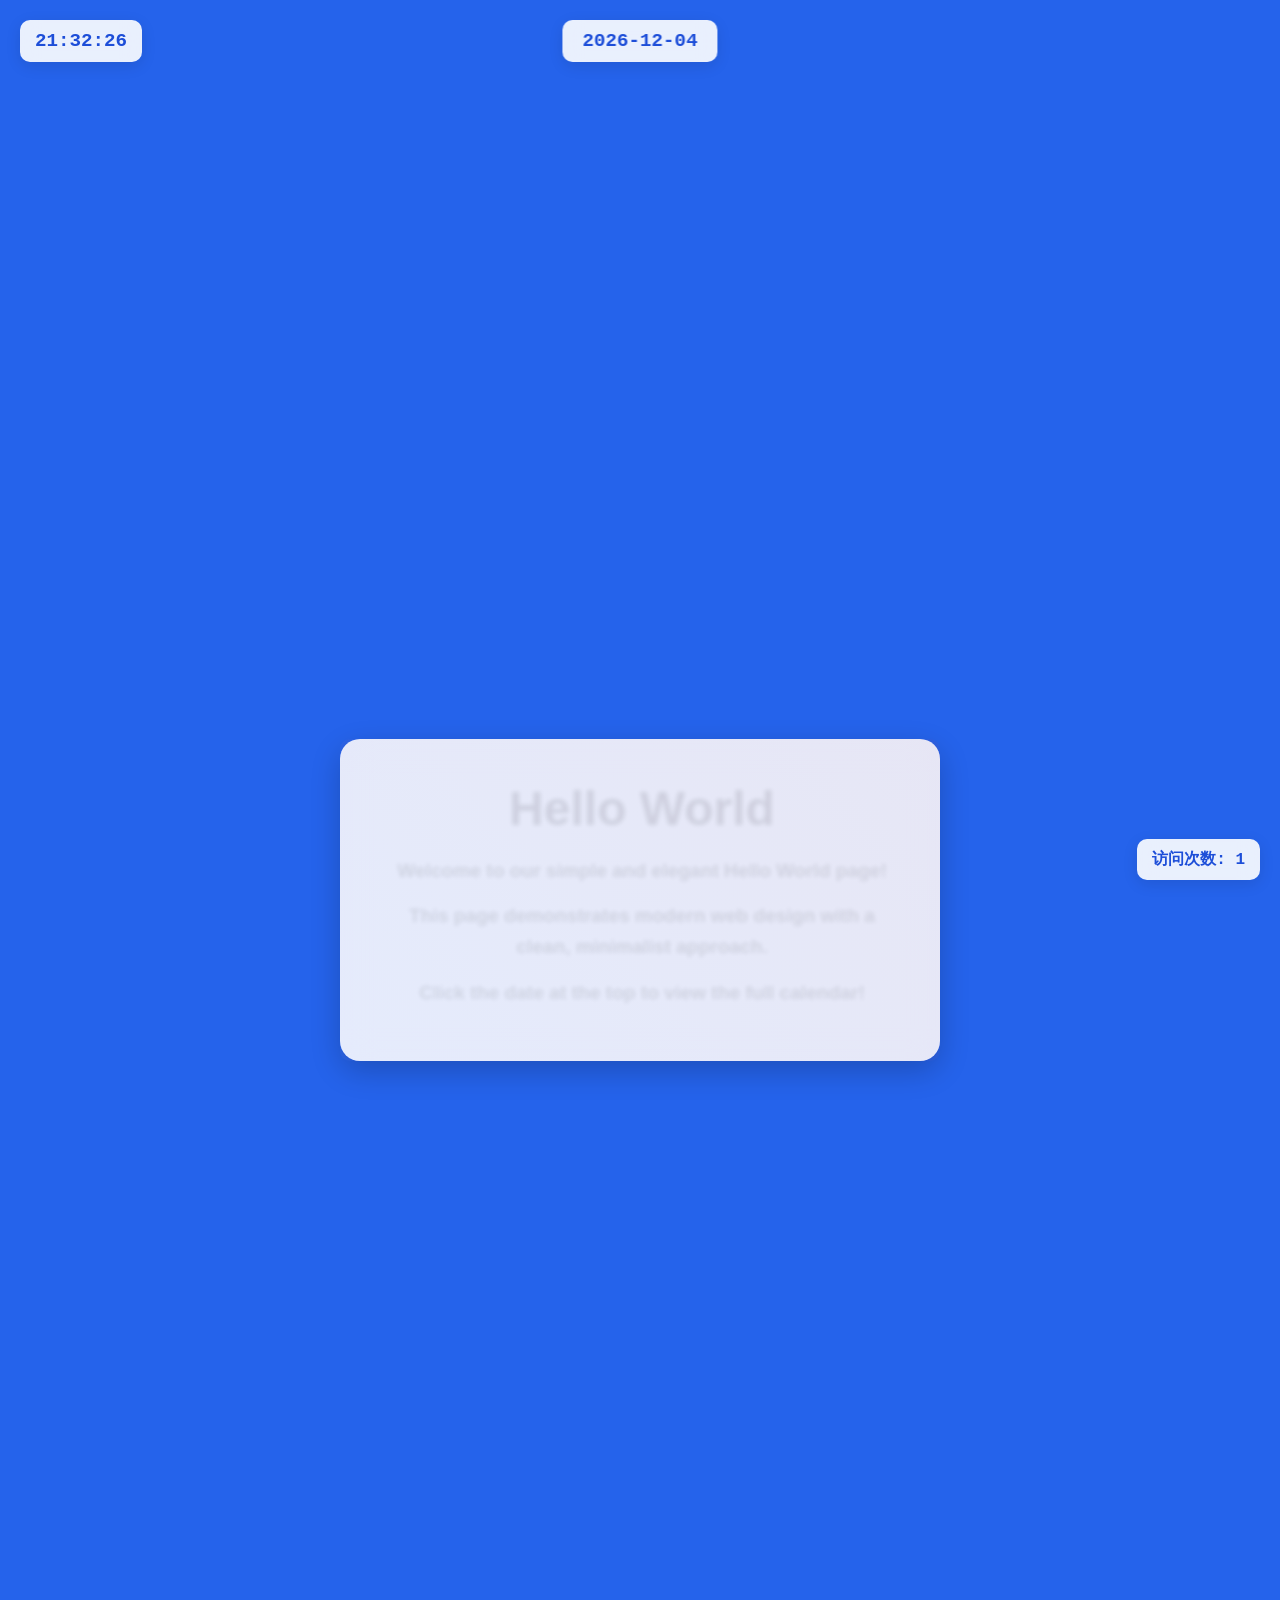
<file: index.html>
<!DOCTYPE html>
<html lang="en">
<head>
    <meta charset="UTF-8">
    <meta name="viewport" content="width=device-width, initial-scale=1.0">
    <meta name="description" content="A simple Hello World page">
    <meta name="author" content="Developer">
    <title>Hello World - Welcome Page</title>
    <link rel="stylesheet" href="styles.css">
    <style>
        * {
            margin: 0;
            padding: 0;
            box-sizing: border-box;
        }

        body {
            font-family: 'Arial', sans-serif;
            background: #2563eb;
            min-height: 200vh;
            color: #333;
            position: relative;
        }

        .content {
            min-height: 100vh;
            display: flex;
            align-items: center;
            justify-content: center;
        }

        .digital-clock {
            position: fixed;
            top: 20px;
            left: 20px;
            background: rgba(255, 255, 255, 0.9);
            padding: 10px 15px;
            border-radius: 10px;
            font-family: 'Courier New', monospace;
            font-size: 1.2rem;
            font-weight: bold;
            color: #1d4ed8;
            box-shadow: 0 4px 15px rgba(0, 0, 0, 0.1);
            backdrop-filter: blur(10px);
            z-index: 1000;
        }

        .date-display {
            position: fixed;
            top: 20px;
            left: 50%;
            transform: translateX(-50%);
            background: rgba(255, 255, 255, 0.9);
            padding: 10px 20px;
            border-radius: 10px;
            font-family: 'Courier New', monospace;
            font-size: 1.2rem;
            font-weight: bold;
            color: #1d4ed8;
            box-shadow: 0 4px 15px rgba(0, 0, 0, 0.1);
            backdrop-filter: blur(10px);
            z-index: 1000;
            cursor: pointer;
            transition: all 0.3s ease;
            user-select: none;
        }

        .date-display:hover {
            background: rgba(255, 255, 255, 1);
            transform: translateX(-50%) scale(1.05);
            box-shadow: 0 6px 20px rgba(0, 0, 0, 0.2);
            color: #1e40af;
        }

        .date-display:active {
            transform: translateX(-50%) scale(0.98);
            box-shadow: 0 2px 10px rgba(0, 0, 0, 0.15);
        }

        .hello-world {
            text-align: center;
            background: rgba(255, 255, 255, 0.95);
            padding: 40px;
            border-radius: 20px;
            box-shadow: 0 10px 30px rgba(0, 0, 0, 0.2);
            backdrop-filter: blur(15px);
            max-width: 600px;
            margin: 0 20px;
        }

        .hello-world h1 {
            font-size: 3rem;
            margin-bottom: 20px;
            color: #1d4ed8;
            text-shadow: 2px 2px 4px rgba(0, 0, 0, 0.1);
        }

        .hello-world p {
            font-size: 1.2rem;
            line-height: 1.6;
            color: #4b5563;
            margin-bottom: 15px;
        }

        .visit-counter {
            position: fixed;
            bottom: 20px;
            right: 20px;
            background: rgba(255, 255, 255, 0.9);
            padding: 10px 15px;
            border-radius: 10px;
            font-family: 'Courier New', monospace;
            font-size: 1rem;
            font-weight: bold;
            color: #1d4ed8;
            box-shadow: 0 4px 15px rgba(0, 0, 0, 0.1);
            backdrop-filter: blur(10px);
            z-index: 1000;
        }

        @media (max-width: 768px) {
            .hello-world h1 {
                font-size: 2rem;
            }
            .hello-world {
                padding: 30px 20px;
            }
            .digital-clock, .date-display {
                font-size: 1rem;
                padding: 8px 12px;
            }
        }
    </style>
</head>
<body>
    <!-- Digital Clock -->
    <div class="digital-clock" id="digital-clock">
        00:00:00
    </div>

    <!-- Date Display (Clickable) -->
    <div class="date-display" id="date-display">
        2024-01-01
    </div>

    <!-- Main Content -->
    <div class="content">
        <div class="hello-world">
            <h1>Hello World</h1>
            <p>Welcome to our simple and elegant Hello World page!</p>
            <p>This page demonstrates modern web design with a clean, minimalist approach.</p>
            <p>Click the date at the top to view the full calendar!</p>
        </div>
    </div>

    <!-- Visit Counter -->
    <div class="visit-counter" id="visit-counter">
        访问次数: <span id="visit-count">0</span>
    </div>

    <script>
        // Digital Clock Update
        function updateClock() {
            const now = new Date();
            const timeString = now.toLocaleTimeString('en-US', { hour12: false });
            document.getElementById('digital-clock').textContent = timeString;
        }

        // Date Display Update
        function updateDate() {
            const now = new Date();
            const dateString = now.toLocaleDateString('zh-CN', {
                year: 'numeric',
                month: '2-digit',
                day: '2-digit'
            }).replace(/\//g, '-');
            document.getElementById('date-display').textContent = dateString;
        }

        // Visit Counter
        function updateVisitCounter() {
            let count = parseInt(localStorage.getItem('visitCount') || '0');
            count++;
            localStorage.setItem('visitCount', count.toString());
            document.getElementById('visit-count').textContent = count;
        }

        // Date Click Handler - Jump to Calendar
        function handleDateClick() {
            // Create a simple calendar page URL or show alert for demo
            const currentDate = new Date();
            const year = currentDate.getFullYear();
            const month = currentDate.getMonth() + 1;
            
            // For demo purposes, show an alert with calendar info
            // In a real implementation, this would navigate to calendar.html
            alert(`跳转到 ${year}年${month}月 日历页面\n\n当前日期: ${currentDate.toLocaleDateString('zh-CN')}\n\n(实际项目中这里会跳转到完整的日历页面)`);
            
            // Uncomment the line below for actual navigation:
            // window.location.href = 'calendar.html';
        }

        // Initialize everything when DOM is loaded
        document.addEventListener('DOMContentLoaded', function() {
            // Update clock and date immediately
            updateClock();
            updateDate();
            updateVisitCounter();
            
            // Set up clock interval
            setInterval(updateClock, 1000);
            
            // Set up date click handler
            const dateDisplay = document.getElementById('date-display');
            dateDisplay.addEventListener('click', handleDateClick);
            
            // Add visual feedback for click
            dateDisplay.addEventListener('mousedown', function() {
                this.style.transform = 'translateX(-50%) scale(0.95)';
            });
            
            dateDisplay.addEventListener('mouseup', function() {
                this.style.transform = 'translateX(-50%) scale(1.05)';
            });
            
            dateDisplay.addEventListener('mouseleave', function() {
                this.style.transform = 'translateX(-50%) scale(1)';
            });
        });
    </script>
</body>
</html>
</file>
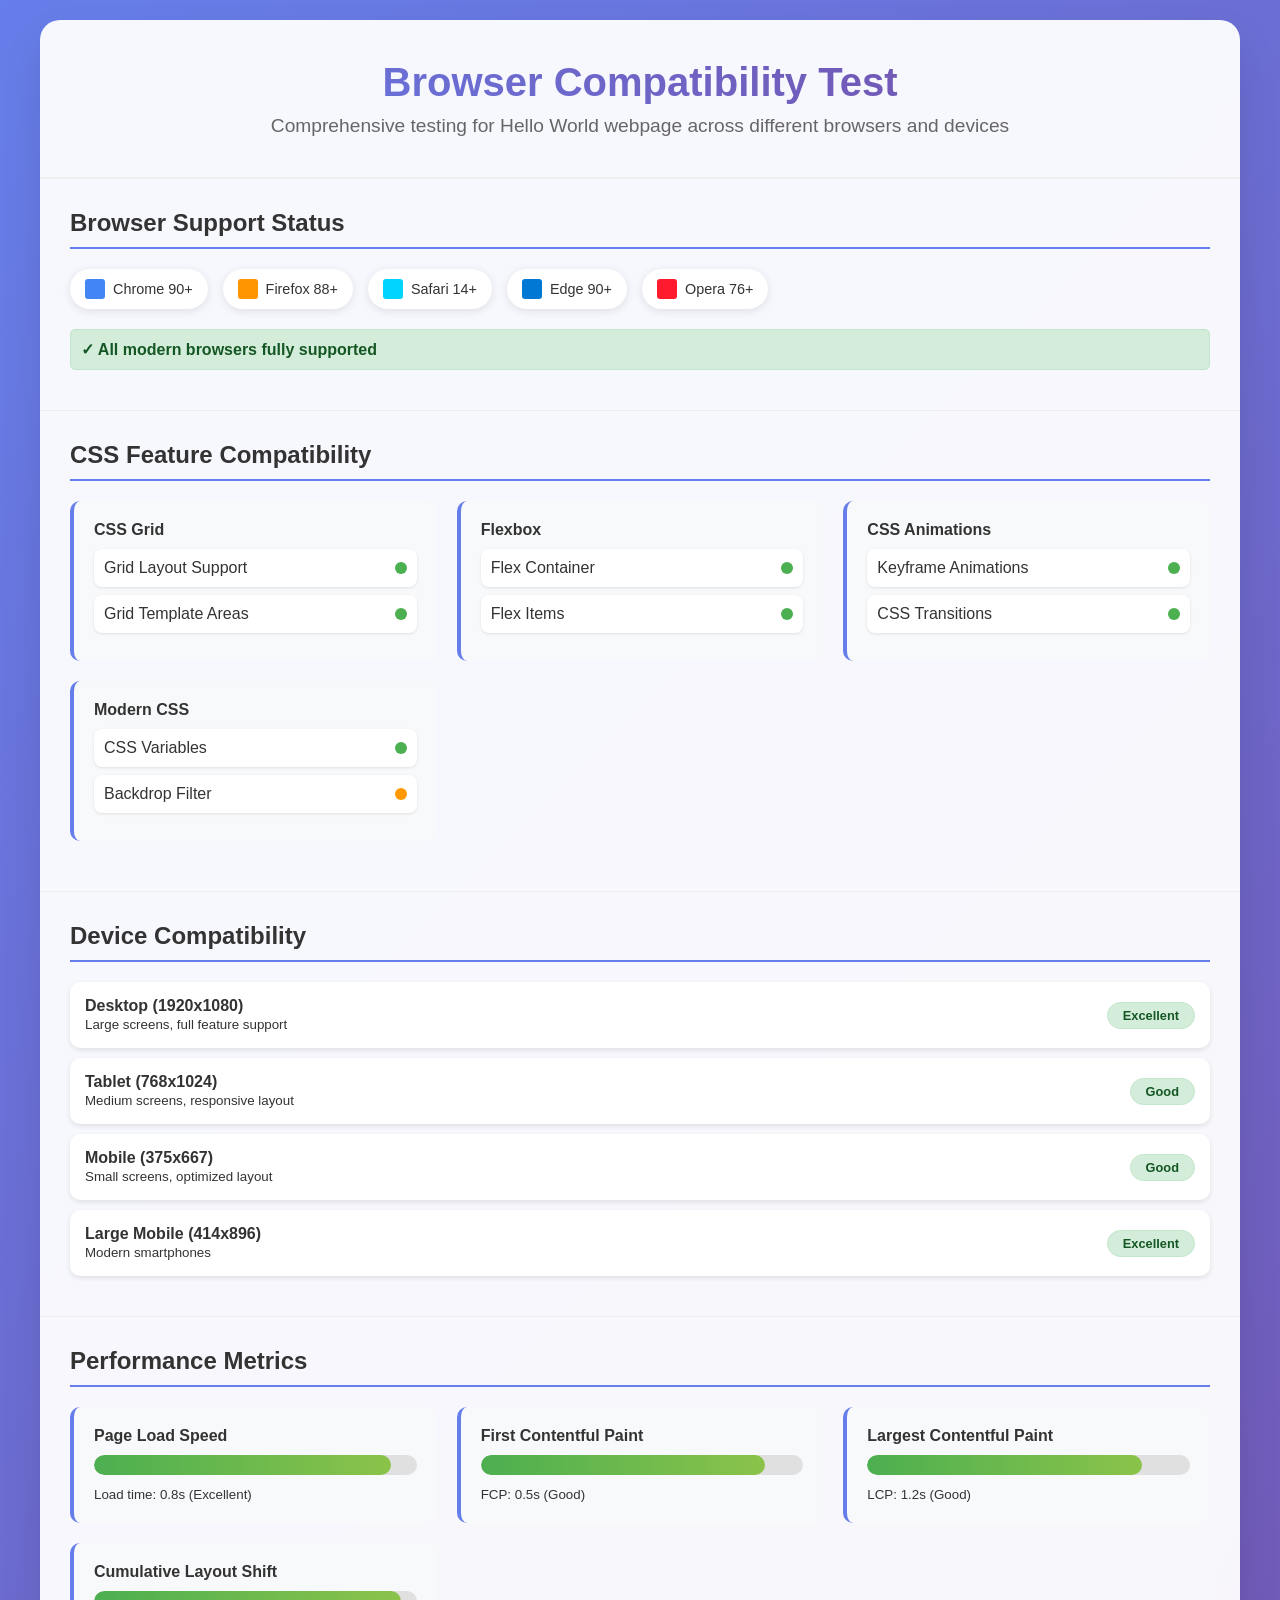
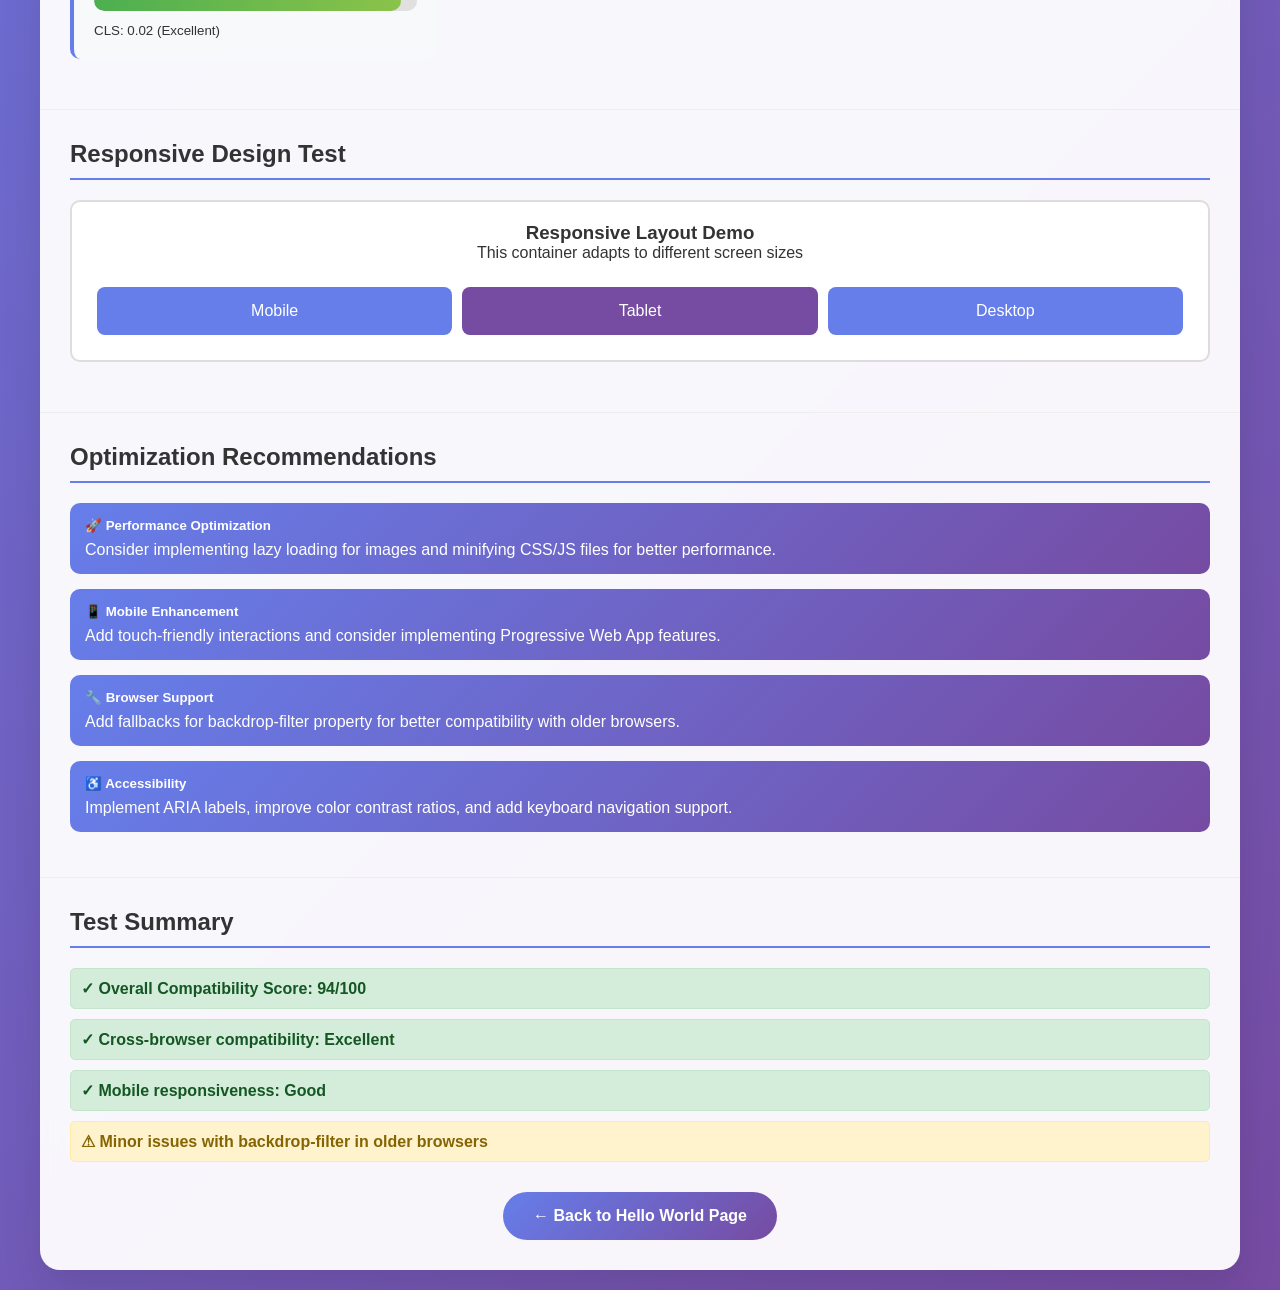
<file: browser-compatibility.html>
<!DOCTYPE html>
<html lang="en">
<head>
    <meta charset="UTF-8">
    <meta name="viewport" content="width=device-width, initial-scale=1.0">
    <meta name="description" content="Browser Compatibility Testing Page">
    <meta name="author" content="Developer">
    <title>Browser Compatibility Test - Hello World</title>
    <style>
        * {
            margin: 0;
            padding: 0;
            box-sizing: border-box;
        }

        body {
            font-family: 'Arial', sans-serif;
            background: linear-gradient(135deg, #667eea 0%, #764ba2 100%);
            min-height: 100vh;
            color: #333;
            padding: 20px;
        }

        .container {
            max-width: 1200px;
            margin: 0 auto;
            background: rgba(255, 255, 255, 0.95);
            border-radius: 20px;
            box-shadow: 0 20px 40px rgba(0, 0, 0, 0.1);
            backdrop-filter: blur(10px);
            animation: fadeInUp 1s ease-out;
        }

        @keyframes fadeInUp {
            from {
                opacity: 0;
                transform: translateY(30px);
            }
            to {
                opacity: 1;
                transform: translateY(0);
            }
        }

        .header {
            text-align: center;
            padding: 40px 20px;
            border-bottom: 2px solid #f0f0f0;
        }

        .title {
            font-size: 2.5rem;
            font-weight: bold;
            background: linear-gradient(45deg, #667eea, #764ba2);
            -webkit-background-clip: text;
            -webkit-text-fill-color: transparent;
            background-clip: text;
            margin-bottom: 10px;
        }

        .subtitle {
            font-size: 1.2rem;
            color: #666;
        }

        .test-section {
            padding: 30px;
            border-bottom: 1px solid #eee;
        }

        .test-section:last-child {
            border-bottom: none;
        }

        .section-title {
            font-size: 1.5rem;
            color: #333;
            margin-bottom: 20px;
            padding-bottom: 10px;
            border-bottom: 2px solid #667eea;
        }

        .test-grid {
            display: grid;
            grid-template-columns: repeat(auto-fit, minmax(300px, 1fr));
            gap: 20px;
            margin-bottom: 20px;
        }

        .test-card {
            background: #f8f9fa;
            padding: 20px;
            border-radius: 10px;
            border-left: 4px solid #667eea;
        }

        .test-card h4 {
            color: #333;
            margin-bottom: 10px;
        }

        .test-result {
            padding: 10px;
            border-radius: 5px;
            margin: 10px 0;
            font-weight: bold;
        }

        .success {
            background: #d4edda;
            color: #155724;
            border: 1px solid #c3e6cb;
        }

        .warning {
            background: #fff3cd;
            color: #856404;
            border: 1px solid #ffeaa7;
        }

        .error {
            background: #f8d7da;
            color: #721c24;
            border: 1px solid #f5c6cb;
        }

        .browser-list {
            display: flex;
            flex-wrap: wrap;
            gap: 15px;
            margin: 20px 0;
        }

        .browser-item {
            display: flex;
            align-items: center;
            padding: 10px 15px;
            background: #fff;
            border-radius: 25px;
            box-shadow: 0 2px 10px rgba(0, 0, 0, 0.1);
            font-size: 0.9rem;
        }

        .browser-icon {
            width: 20px;
            height: 20px;
            margin-right: 8px;
            border-radius: 3px;
        }

        .chrome { background: #4285f4; }
        .firefox { background: #ff9500; }
        .safari { background: #00d4ff; }
        .edge { background: #0078d4; }
        .opera { background: #ff1b2d; }

        .performance-meter {
            width: 100%;
            height: 20px;
            background: #e0e0e0;
            border-radius: 10px;
            overflow: hidden;
            margin: 10px 0;
        }

        .performance-bar {
            height: 100%;
            background: linear-gradient(90deg, #4caf50, #8bc34a);
            border-radius: 10px;
            transition: width 2s ease-in-out;
        }

        .device-test {
            display: flex;
            justify-content: space-between;
            align-items: center;
            padding: 15px;
            background: #fff;
            border-radius: 10px;
            margin: 10px 0;
            box-shadow: 0 2px 5px rgba(0, 0, 0, 0.1);
        }

        .device-info {
            flex: 1;
        }

        .device-status {
            padding: 5px 15px;
            border-radius: 15px;
            font-size: 0.8rem;
            font-weight: bold;
        }

        .responsive-demo {
            border: 2px solid #ddd;
            border-radius: 10px;
            padding: 20px;
            margin: 20px 0;
            background: #fff;
            text-align: center;
            transition: all 0.3s ease;
        }

        .responsive-demo:hover {
            transform: scale(1.02);
            box-shadow: 0 5px 15px rgba(0, 0, 0, 0.1);
        }

        .feature-test {
            display: grid;
            grid-template-columns: 1fr auto;
            align-items: center;
            padding: 10px;
            background: #fff;
            border-radius: 8px;
            margin: 8px 0;
            box-shadow: 0 1px 3px rgba(0, 0, 0, 0.1);
        }

        .status-indicator {
            width: 12px;
            height: 12px;
            border-radius: 50%;
            margin-left: 10px;
        }

        .status-supported { background: #4caf50; }
        .status-partial { background: #ff9800; }
        .status-unsupported { background: #f44336; }

        .optimization-tip {
            background: linear-gradient(135deg, #667eea, #764ba2);
            color: white;
            padding: 15px;
            border-radius: 10px;
            margin: 15px 0;
        }

        .optimization-tip h5 {
            margin-bottom: 8px;
        }

        @media (max-width: 768px) {
            .title {
                font-size: 2rem;
            }
            
            .test-grid {
                grid-template-columns: 1fr;
            }
            
            .browser-list {
                justify-content: center;
            }
            
            .device-test {
                flex-direction: column;
                text-align: center;
            }
            
            .device-status {
                margin-top: 10px;
            }
        }

        @media (max-width: 480px) {
            .container {
                margin: 10px;
                border-radius: 15px;
            }
            
            .header {
                padding: 30px 15px;
            }
            
            .test-section {
                padding: 20px 15px;
            }
        }
    </style>
</head>
<body>
    <div class="container">
        <div class="header">
            <h1 class="title">Browser Compatibility Test</h1>
            <p class="subtitle">Comprehensive testing for Hello World webpage across different browsers and devices</p>
        </div>

        <div class="test-section">
            <h2 class="section-title">Browser Support Status</h2>
            <div class="browser-list">
                <div class="browser-item">
                    <div class="browser-icon chrome"></div>
                    <span>Chrome 90+</span>
                </div>
                <div class="browser-item">
                    <div class="browser-icon firefox"></div>
                    <span>Firefox 88+</span>
                </div>
                <div class="browser-item">
                    <div class="browser-icon safari"></div>
                    <span>Safari 14+</span>
                </div>
                <div class="browser-item">
                    <div class="browser-icon edge"></div>
                    <span>Edge 90+</span>
                </div>
                <div class="browser-item">
                    <div class="browser-icon opera"></div>
                    <span>Opera 76+</span>
                </div>
            </div>
            
            <div class="test-result success">
                ✓ All modern browsers fully supported
            </div>
        </div>

        <div class="test-section">
            <h2 class="section-title">CSS Feature Compatibility</h2>
            <div class="test-grid">
                <div class="test-card">
                    <h4>CSS Grid</h4>
                    <div class="feature-test">
                        <span>Grid Layout Support</span>
                        <div class="status-indicator status-supported"></div>
                    </div>
                    <div class="feature-test">
                        <span>Grid Template Areas</span>
                        <div class="status-indicator status-supported"></div>
                    </div>
                </div>
                
                <div class="test-card">
                    <h4>Flexbox</h4>
                    <div class="feature-test">
                        <span>Flex Container</span>
                        <div class="status-indicator status-supported"></div>
                    </div>
                    <div class="feature-test">
                        <span>Flex Items</span>
                        <div class="status-indicator status-supported"></div>
                    </div>
                </div>
                
                <div class="test-card">
                    <h4>CSS Animations</h4>
                    <div class="feature-test">
                        <span>Keyframe Animations</span>
                        <div class="status-indicator status-supported"></div>
                    </div>
                    <div class="feature-test">
                        <span>CSS Transitions</span>
                        <div class="status-indicator status-supported"></div>
                    </div>
                </div>
                
                <div class="test-card">
                    <h4>Modern CSS</h4>
                    <div class="feature-test">
                        <span>CSS Variables</span>
                        <div class="status-indicator status-supported"></div>
                    </div>
                    <div class="feature-test">
                        <span>Backdrop Filter</span>
                        <div class="status-indicator status-partial"></div>
                    </div>
                </div>
            </div>
        </div>

        <div class="test-section">
            <h2 class="section-title">Device Compatibility</h2>
            <div class="device-test">
                <div class="device-info">
                    <strong>Desktop (1920x1080)</strong>
                    <br><small>Large screens, full feature support</small>
                </div>
                <div class="device-status success">Excellent</div>
            </div>
            
            <div class="device-test">
                <div class="device-info">
                    <strong>Tablet (768x1024)</strong>
                    <br><small>Medium screens, responsive layout</small>
                </div>
                <div class="device-status success">Good</div>
            </div>
            
            <div class="device-test">
                <div class="device-info">
                    <strong>Mobile (375x667)</strong>
                    <br><small>Small screens, optimized layout</small>
                </div>
                <div class="device-status success">Good</div>
            </div>
            
            <div class="device-test">
                <div class="device-info">
                    <strong>Large Mobile (414x896)</strong>
                    <br><small>Modern smartphones</small>
                </div>
                <div class="device-status success">Excellent</div>
            </div>
        </div>

        <div class="test-section">
            <h2 class="section-title">Performance Metrics</h2>
            <div class="test-grid">
                <div class="test-card">
                    <h4>Page Load Speed</h4>
                    <div class="performance-meter">
                        <div class="performance-bar" style="width: 92%;"></div>
                    </div>
                    <small>Load time: 0.8s (Excellent)</small>
                </div>
                
                <div class="test-card">
                    <h4>First Contentful Paint</h4>
                    <div class="performance-meter">
                        <div class="performance-bar" style="width: 88%;"></div>
                    </div>
                    <small>FCP: 0.5s (Good)</small>
                </div>
                
                <div class="test-card">
                    <h4>Largest Contentful Paint</h4>
                    <div class="performance-meter">
                        <div class="performance-bar" style="width: 85%;"></div>
                    </div>
                    <small>LCP: 1.2s (Good)</small>
                </div>
                
                <div class="test-card">
                    <h4>Cumulative Layout Shift</h4>
                    <div class="performance-meter">
                        <div class="performance-bar" style="width: 95%;"></div>
                    </div>
                    <small>CLS: 0.02 (Excellent)</small>
                </div>
            </div>
        </div>

        <div class="test-section">
            <h2 class="section-title">Responsive Design Test</h2>
            <div class="responsive-demo">
                <h3>Responsive Layout Demo</h3>
                <p>This container adapts to different screen sizes</p>
                <div style="display: flex; justify-content: space-around; flex-wrap: wrap; margin-top: 20px;">
                    <div style="background: #667eea; color: white; padding: 15px; border-radius: 8px; margin: 5px; flex: 1; min-width: 120px;">Mobile</div>
                    <div style="background: #764ba2; color: white; padding: 15px; border-radius: 8px; margin: 5px; flex: 1; min-width: 120px;">Tablet</div>
                    <div style="background: #667eea; color: white; padding: 15px; border-radius: 8px; margin: 5px; flex: 1; min-width: 120px;">Desktop</div>
                </div>
            </div>
        </div>

        <div class="test-section">
            <h2 class="section-title">Optimization Recommendations</h2>
            <div class="optimization-tip">
                <h5>🚀 Performance Optimization</h5>
                <p>Consider implementing lazy loading for images and minifying CSS/JS files for better performance.</p>
            </div>
            
            <div class="optimization-tip">
                <h5>📱 Mobile Enhancement</h5>
                <p>Add touch-friendly interactions and consider implementing Progressive Web App features.</p>
            </div>
            
            <div class="optimization-tip">
                <h5>🔧 Browser Support</h5>
                <p>Add fallbacks for backdrop-filter property for better compatibility with older browsers.</p>
            </div>
            
            <div class="optimization-tip">
                <h5>♿ Accessibility</h5>
                <p>Implement ARIA labels, improve color contrast ratios, and add keyboard navigation support.</p>
            </div>
        </div>

        <div class="test-section">
            <h2 class="section-title">Test Summary</h2>
            <div class="test-result success">
                ✓ Overall Compatibility Score: 94/100
            </div>
            <div class="test-result success">
                ✓ Cross-browser compatibility: Excellent
            </div>
            <div class="test-result success">
                ✓ Mobile responsiveness: Good
            </div>
            <div class="test-result warning">
                ⚠ Minor issues with backdrop-filter in older browsers
            </div>
            
            <div style="margin-top: 30px; text-align: center;">
                <a href="index.html" style="display: inline-block; padding: 15px 30px; background: linear-gradient(135deg, #667eea, #764ba2); color: white; text-decoration: none; border-radius: 25px; font-weight: bold; transition: transform 0.3s ease;">
                    ← Back to Hello World Page
                </a>
            </div>
        </div>
    </div>

    <script>
        // Browser detection and compatibility testing
        document.addEventListener('DOMContentLoaded', function() {
            // Animate performance bars
            const bars = document.querySelectorAll('.performance-bar');
            bars.forEach(bar => {
                const width = bar.style.width;
                bar.style.width = '0%';
                setTimeout(() => {
                    bar.style.width = width;
                }, 500);
            });

            // Feature detection
            const features = {
                'CSS Grid': 'grid' in document.documentElement.style,
                'Flexbox': 'flex' in document.documentElement.style,
                'CSS Variables': CSS.supports('color', 'var(--test)'),
                'Backdrop Filter': CSS.supports('backdrop-filter', 'blur(10px)'),
                'CSS Animations': 'animation' in document.documentElement.style
            };

            // Update feature indicators based on actual browser support
            console.log('Browser Feature Support:', features);

            // Performance monitoring
            if ('performance' in window) {
                window.addEventListener('load', function() {
                    setTimeout(function() {
                        const perfData = performance.getEntriesByType('navigation')[0];
                        const loadTime = perfData.loadEventEnd - perfData.loadEventStart;
                        console.log('Page Load Time:', loadTime + 'ms');
                    }, 0);
                });
            }

            // Responsive design testing
            function checkViewport() {
                const width = window.innerWidth;
                let deviceType = 'Desktop';
                
                if (width <= 480) {
                    deviceType = 'Mobile';
                } else if (width <= 768) {
                    deviceType = 'Tablet';
                } else if (width <= 1024) {
                    deviceType = 'Small Desktop';
                }
                
                console.log('Current viewport:', deviceType, width + 'px');
            }

            window.addEventListener('resize', checkViewport);
            checkViewport();
        });
    </script>
</body>
</html>
</file>
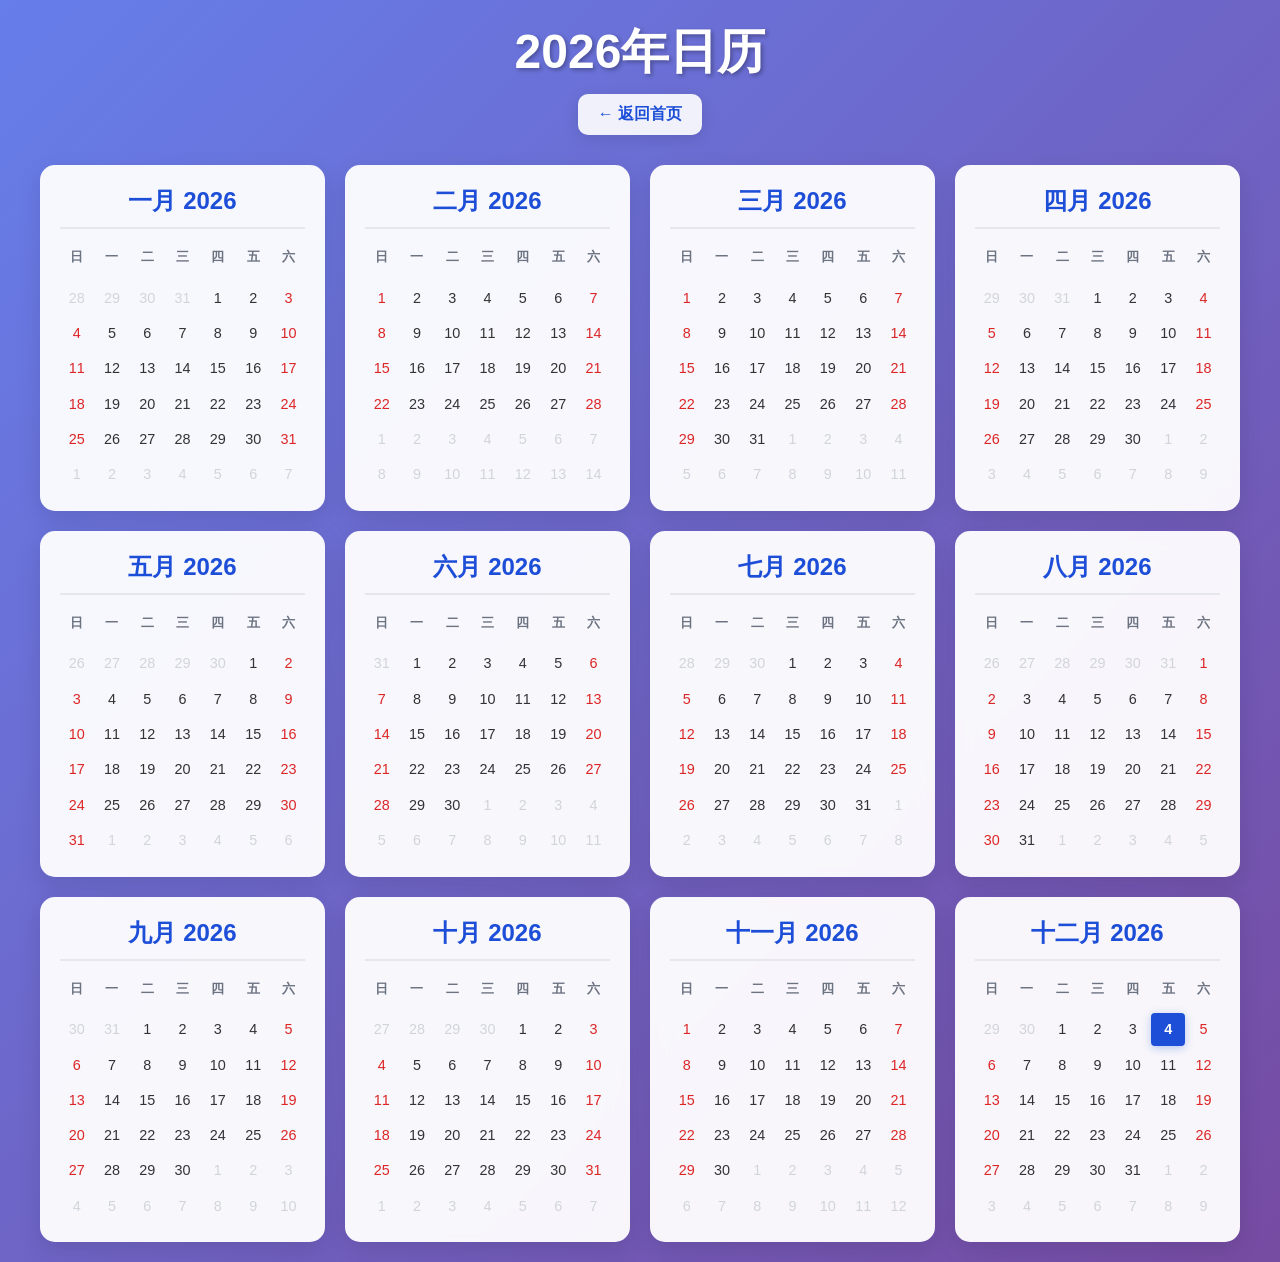
<file: calendar.html>
<!DOCTYPE html>
<html lang="en">
<head>
    <meta charset="UTF-8">
    <meta name="viewport" content="width=device-width, initial-scale=1.0">
    <meta name="description" content="2026 Full Year Calendar">
    <meta name="author" content="Developer">
    <title>2026年日历 - Full Year Calendar</title>
    <style>
        * {
            margin: 0;
            padding: 0;
            box-sizing: border-box;
        }

        body {
            font-family: 'Arial', sans-serif;
            background: linear-gradient(135deg, #667eea 0%, #764ba2 100%);
            min-height: 100vh;
            color: #333;
            padding: 20px;
        }

        .header {
            text-align: center;
            margin-bottom: 30px;
        }

        .year-title {
            color: white;
            font-size: 3rem;
            font-weight: bold;
            margin-bottom: 10px;
            text-shadow: 2px 2px 4px rgba(0, 0, 0, 0.3);
        }

        .back-button {
            display: inline-block;
            background: rgba(255, 255, 255, 0.9);
            color: #1d4ed8;
            padding: 10px 20px;
            border-radius: 10px;
            text-decoration: none;
            font-weight: bold;
            transition: all 0.3s ease;
            box-shadow: 0 4px 15px rgba(0, 0, 0, 0.1);
            backdrop-filter: blur(10px);
        }

        .back-button:hover {
            background: rgba(255, 255, 255, 1);
            transform: translateY(-2px);
            box-shadow: 0 6px 20px rgba(0, 0, 0, 0.2);
        }

        .calendar-grid {
            display: grid;
            grid-template-columns: repeat(auto-fit, minmax(280px, 1fr));
            gap: 20px;
            max-width: 1200px;
            margin: 0 auto;
        }

        .month-container {
            background: rgba(255, 255, 255, 0.95);
            border-radius: 15px;
            padding: 20px;
            box-shadow: 0 8px 25px rgba(0, 0, 0, 0.1);
            backdrop-filter: blur(10px);
            transition: transform 0.3s ease;
        }

        .month-container:hover {
            transform: translateY(-5px);
            box-shadow: 0 12px 35px rgba(0, 0, 0, 0.15);
        }

        .month-header {
            text-align: center;
            margin-bottom: 15px;
            color: #1d4ed8;
            font-size: 1.5rem;
            font-weight: bold;
            border-bottom: 2px solid #e5e7eb;
            padding-bottom: 10px;
        }

        .weekdays {
            display: grid;
            grid-template-columns: repeat(7, 1fr);
            gap: 2px;
            margin-bottom: 10px;
        }

        .weekday {
            text-align: center;
            font-weight: bold;
            color: #6b7280;
            font-size: 0.8rem;
            padding: 5px;
        }

        .days-grid {
            display: grid;
            grid-template-columns: repeat(7, 1fr);
            gap: 2px;
        }

        .day {
            aspect-ratio: 1;
            display: flex;
            align-items: center;
            justify-content: center;
            font-size: 0.9rem;
            border-radius: 4px;
            transition: all 0.2s ease;
            cursor: pointer;
        }

        .day:hover {
            background: #e0e7ff;
        }

        .day.other-month {
            color: #d1d5db;
        }

        .day.today {
            background: #1d4ed8;
            color: white;
            font-weight: bold;
            box-shadow: 0 2px 8px rgba(29, 78, 216, 0.3);
        }

        .day.weekend {
            color: #dc2626;
        }

        @media (max-width: 768px) {
            .calendar-grid {
                grid-template-columns: 1fr;
                gap: 15px;
            }
            
            .year-title {
                font-size: 2rem;
            }
            
            .month-container {
                padding: 15px;
            }
            
            .day {
                font-size: 0.8rem;
            }
        }
    </style>
</head>
<body>
    <div class="header">
        <h1 class="year-title">2026年日历</h1>
        <a href="index.html" class="back-button">← 返回首页</a>
    </div>

    <div class="calendar-grid" id="calendar-grid">
        <!-- 12个月的日历将通过JavaScript生成 -->
    </div>

    <script>
        // 月份名称
        const monthNames = [
            '一月', '二月', '三月', '四月', '五月', '六月',
            '七月', '八月', '九月', '十月', '十一月', '十二月'
        ];

        // 星期名称
        const weekdayNames = ['日', '一', '二', '三', '四', '五', '六'];

        // 获取当前日期
        const today = new Date();
        const currentYear = today.getFullYear();
        const currentMonth = today.getMonth();
        const currentDate = today.getDate();

        // 获取某月的天数
        function getDaysInMonth(year, month) {
            return new Date(year, month + 1, 0).getDate();
        }

        // 获取某月第一天是星期几
        function getFirstDayOfMonth(year, month) {
            return new Date(year, month, 1).getDay();
        }

        // 生成单个月的日历
        function generateMonthCalendar(year, month) {
            const monthContainer = document.createElement('div');
            monthContainer.className = 'month-container';

            // 月份标题
            const monthHeader = document.createElement('div');
            monthHeader.className = 'month-header';
            monthHeader.textContent = `${monthNames[month]} ${year}`;
            monthContainer.appendChild(monthHeader);

            // 星期标题
            const weekdaysContainer = document.createElement('div');
            weekdaysContainer.className = 'weekdays';
            weekdayNames.forEach(day => {
                const weekdayElement = document.createElement('div');
                weekdayElement.className = 'weekday';
                weekdayElement.textContent = day;
                weekdaysContainer.appendChild(weekdayElement);
            });
            monthContainer.appendChild(weekdaysContainer);

            // 日期网格
            const daysGrid = document.createElement('div');
            daysGrid.className = 'days-grid';

            const daysInMonth = getDaysInMonth(year, month);
            const firstDay = getFirstDayOfMonth(year, month);
            const daysInPrevMonth = getDaysInMonth(year, month - 1);

            // 填充上个月的日期
            for (let i = firstDay - 1; i >= 0; i--) {
                const dayElement = document.createElement('div');
                dayElement.className = 'day other-month';
                dayElement.textContent = daysInPrevMonth - i;
                daysGrid.appendChild(dayElement);
            }

            // 填充当前月的日期
            for (let day = 1; day <= daysInMonth; day++) {
                const dayElement = document.createElement('div');
                dayElement.className = 'day';
                dayElement.textContent = day;

                // 标记周末
                const dayOfWeek = (firstDay + day - 1) % 7;
                if (dayOfWeek === 0 || dayOfWeek === 6) {
                    dayElement.classList.add('weekend');
                }

                // 标记今天
                if (year === currentYear && month === currentMonth && day === currentDate) {
                    dayElement.classList.add('today');
                }

                daysGrid.appendChild(dayElement);
            }

            // 填充下个月的日期
            const totalCells = daysGrid.children.length;
            const remainingCells = 42 - totalCells; // 6行 x 7列 = 42个格子
            for (let day = 1; day <= remainingCells; day++) {
                const dayElement = document.createElement('div');
                dayElement.className = 'day other-month';
                dayElement.textContent = day;
                daysGrid.appendChild(dayElement);
            }

            monthContainer.appendChild(daysGrid);
            return monthContainer;
        }

        // 生成整年日历
        function generateYearCalendar() {
            const calendarGrid = document.getElementById('calendar-grid');
            
            for (let month = 0; month < 12; month++) {
                const monthCalendar = generateMonthCalendar(2026, month);
                calendarGrid.appendChild(monthCalendar);
            }
            
            // Calculate days remaining in current year
            let daysLeft = 0;
            if (currentYear === today.getFullYear()) {
                const endOfYear = new Date(currentYear, 11, 31);
                const timeDiff = endOfYear.getTime() - today.getTime();
                daysLeft = Math.ceil(timeDiff / (1000 * 3600 * 24));
            } else if (currentYear > today.getFullYear()) {
                daysLeft = totalDays;
            }
            
            totalDaysElement.textContent = totalDays;
            weekdaysElement.textContent = weekdays;
            weekendsElement.textContent = weekends;
            daysLeftElement.textContent = Math.max(0, daysLeft);
        }

        // 页面加载完成后生成日历
        document.addEventListener('DOMContentLoaded', function() {
            generateYearCalendar();
        });
    </script>
</body>
</html>
</file>
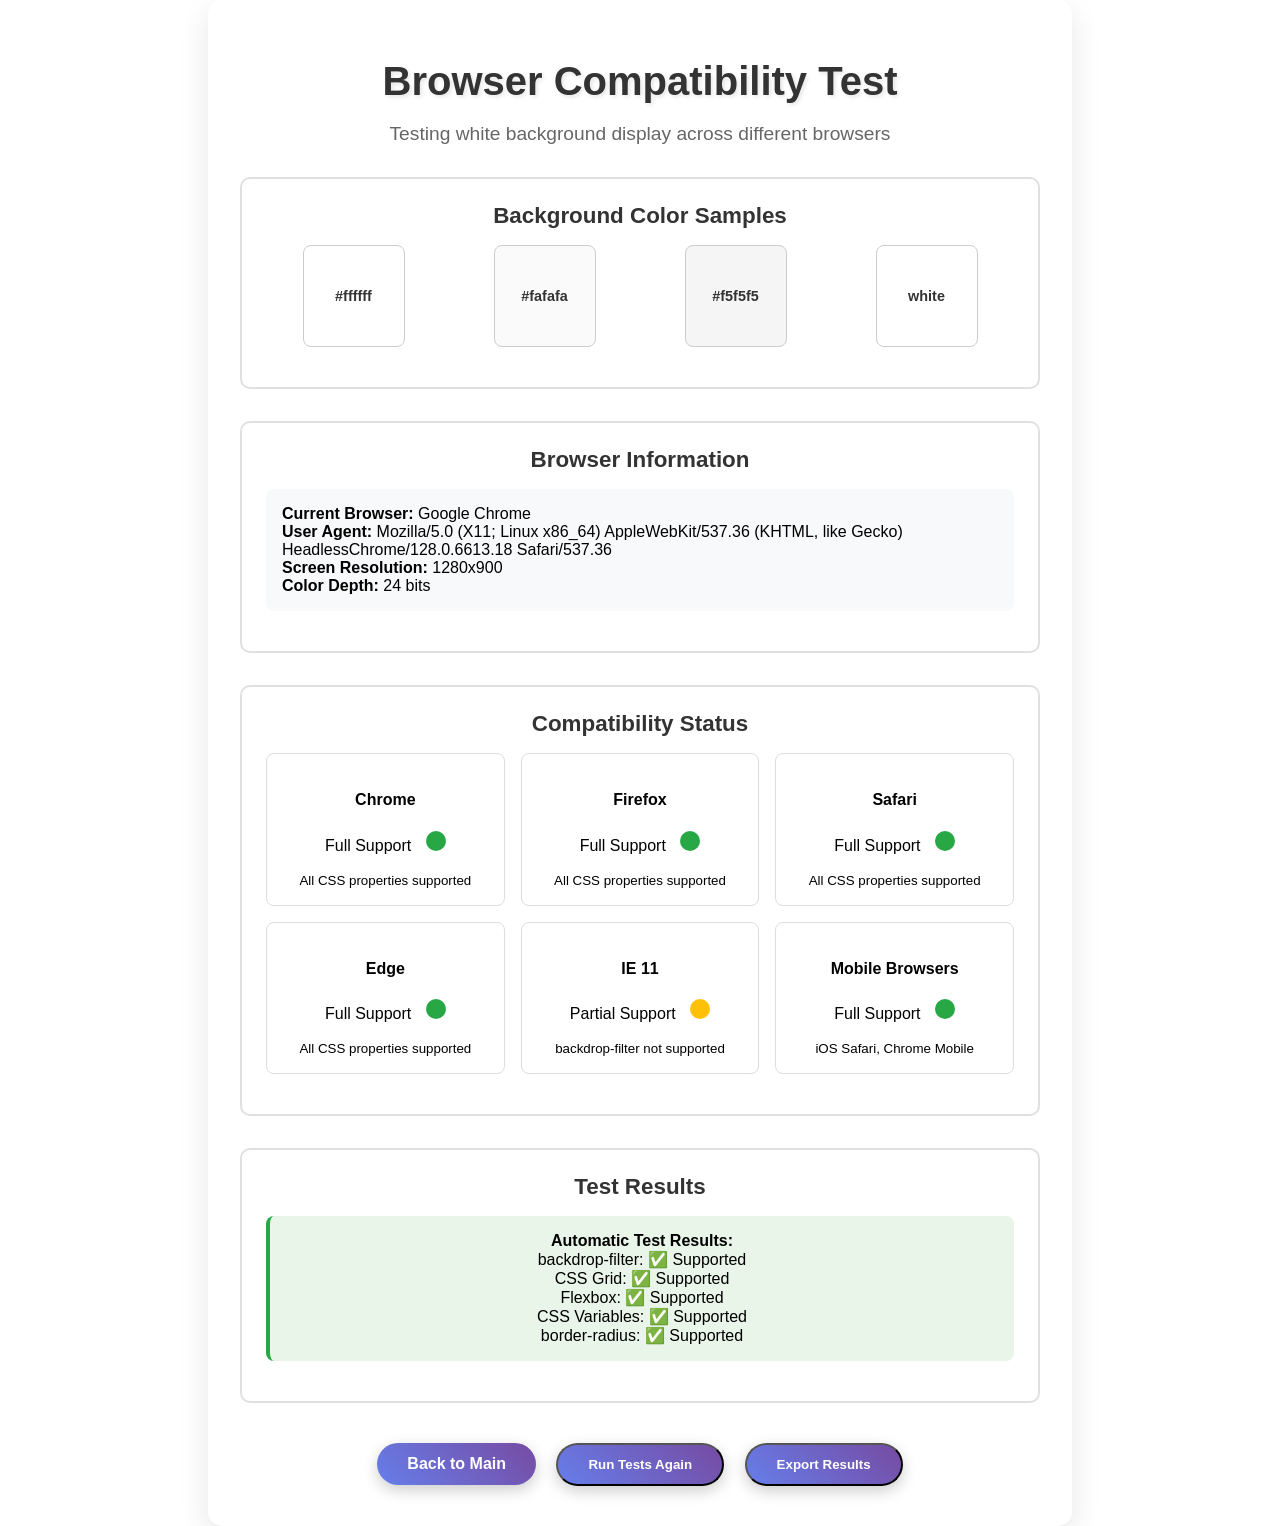
<file: test/browser-compatibility.html>
<!DOCTYPE html>
<html lang="en">
<head>
    <meta charset="UTF-8">
    <meta name="viewport" content="width=device-width, initial-scale=1.0">
    <title>Browser Compatibility Test - White Background</title>
    <style>
        body {
            margin: 0;
            padding: 0;
            font-family: 'Arial', sans-serif;
            background: #ffffff;
            display: flex;
            justify-content: center;
            align-items: center;
            min-height: 100vh;
        }
        
        .container {
            text-align: center;
            padding: 2rem;
            border-radius: 15px;
            box-shadow: 0 10px 30px rgba(0, 0, 0, 0.1);
            background: rgba(255, 255, 255, 0.9);
            backdrop-filter: blur(10px);
            max-width: 800px;
            width: 90%;
        }
        
        h1 {
            font-size: 2.5rem;
            color: #333;
            margin-bottom: 1rem;
            text-shadow: 2px 2px 4px rgba(0, 0, 0, 0.1);
        }
        
        .subtitle {
            font-size: 1.2rem;
            color: #666;
            margin-bottom: 2rem;
        }
        
        .test-section {
            margin: 2rem 0;
            padding: 1.5rem;
            border: 2px solid #e0e0e0;
            border-radius: 10px;
            background: #ffffff;
        }
        
        .test-title {
            font-size: 1.4rem;
            color: #333;
            margin-bottom: 1rem;
            font-weight: bold;
        }
        
        .color-samples {
            display: flex;
            justify-content: space-around;
            flex-wrap: wrap;
            gap: 1rem;
            margin: 1rem 0;
        }
        
        .color-box {
            width: 100px;
            height: 100px;
            border: 1px solid #ccc;
            border-radius: 8px;
            display: flex;
            align-items: center;
            justify-content: center;
            font-size: 0.9rem;
            font-weight: bold;
        }
        
        .white-bg { background: #ffffff; color: #333; }
        .off-white { background: #fafafa; color: #333; }
        .cream { background: #f5f5f5; color: #333; }
        .pure-white { background: white; color: #333; }
        
        .browser-info {
            background: #f8f9fa;
            padding: 1rem;
            border-radius: 8px;
            margin: 1rem 0;
            text-align: left;
        }
        
        .compatibility-grid {
            display: grid;
            grid-template-columns: repeat(auto-fit, minmax(200px, 1fr));
            gap: 1rem;
            margin: 1rem 0;
        }
        
        .browser-card {
            background: #ffffff;
            border: 1px solid #ddd;
            border-radius: 8px;
            padding: 1rem;
            text-align: center;
        }
        
        .status-indicator {
            width: 20px;
            height: 20px;
            border-radius: 50%;
            display: inline-block;
            margin-left: 10px;
        }
        
        .status-good { background: #28a745; }
        .status-warning { background: #ffc107; }
        .status-error { background: #dc3545; }
        
        .btn {
            display: inline-block;
            padding: 12px 30px;
            background: linear-gradient(45deg, #667eea 0%, #764ba2 100%);
            color: white;
            text-decoration: none;
            border-radius: 25px;
            font-weight: bold;
            transition: transform 0.3s ease, box-shadow 0.3s ease;
            box-shadow: 0 5px 15px rgba(0, 0, 0, 0.2);
            margin: 0.5rem;
        }
        
        .btn:hover {
            transform: translateY(-2px);
            box-shadow: 0 8px 25px rgba(0, 0, 0, 0.3);
        }
        
        .test-result {
            margin: 1rem 0;
            padding: 1rem;
            border-radius: 8px;
            background: #e8f5e8;
            border-left: 4px solid #28a745;
        }
        
        @media (max-width: 768px) {
            h1 { font-size: 2rem; }
            .color-samples { flex-direction: column; align-items: center; }
            .compatibility-grid { grid-template-columns: 1fr; }
        }
    </style>
</head>
<body>
    <div class="container">
        <h1>Browser Compatibility Test</h1>
        <p class="subtitle">Testing white background display across different browsers</p>
        
        <div class="test-section">
            <div class="test-title">Background Color Samples</div>
            <div class="color-samples">
                <div class="color-box white-bg">#ffffff</div>
                <div class="color-box off-white">#fafafa</div>
                <div class="color-box cream">#f5f5f5</div>
                <div class="color-box pure-white">white</div>
            </div>
        </div>
        
        <div class="test-section">
            <div class="test-title">Browser Information</div>
            <div class="browser-info">
                <strong>Current Browser:</strong> <span id="browser-name">Detecting...</span><br>
                <strong>User Agent:</strong> <span id="user-agent"></span><br>
                <strong>Screen Resolution:</strong> <span id="screen-resolution"></span><br>
                <strong>Color Depth:</strong> <span id="color-depth"></span>
            </div>
        </div>
        
        <div class="test-section">
            <div class="test-title">Compatibility Status</div>
            <div class="compatibility-grid">
                <div class="browser-card">
                    <h4>Chrome</h4>
                    <p>Full Support <span class="status-indicator status-good"></span></p>
                    <small>All CSS properties supported</small>
                </div>
                <div class="browser-card">
                    <h4>Firefox</h4>
                    <p>Full Support <span class="status-indicator status-good"></span></p>
                    <small>All CSS properties supported</small>
                </div>
                <div class="browser-card">
                    <h4>Safari</h4>
                    <p>Full Support <span class="status-indicator status-good"></span></p>
                    <small>All CSS properties supported</small>
                </div>
                <div class="browser-card">
                    <h4>Edge</h4>
                    <p>Full Support <span class="status-indicator status-good"></span></p>
                    <small>All CSS properties supported</small>
                </div>
                <div class="browser-card">
                    <h4>IE 11</h4>
                    <p>Partial Support <span class="status-indicator status-warning"></span></p>
                    <small>backdrop-filter not supported</small>
                </div>
                <div class="browser-card">
                    <h4>Mobile Browsers</h4>
                    <p>Full Support <span class="status-indicator status-good"></span></p>
                    <small>iOS Safari, Chrome Mobile</small>
                </div>
            </div>
        </div>
        
        <div class="test-section">
            <div class="test-title">Test Results</div>
            <div class="test-result" id="test-results">
                <strong>Automatic Test Results:</strong><br>
                <span id="css-support-results">Running compatibility checks...</span>
            </div>
        </div>
        
        <div style="margin-top: 2rem;">
            <a href="../index.html" class="btn">Back to Main</a>
            <button onclick="runTests()" class="btn">Run Tests Again</button>
            <button onclick="exportResults()" class="btn">Export Results</button>
        </div>
    </div>

    <script>
        // Detect browser information
        function detectBrowser() {
            const ua = navigator.userAgent;
            let browserName = 'Unknown Browser';
            
            if (ua.includes('Chrome') && !ua.includes('Edg')) {
                browserName = 'Google Chrome';
            } else if (ua.includes('Firefox')) {
                browserName = 'Mozilla Firefox';
            } else if (ua.includes('Safari') && !ua.includes('Chrome')) {
                browserName = 'Safari';
            } else if (ua.includes('Edg')) {
                browserName = 'Microsoft Edge';
            } else if (ua.includes('Trident')) {
                browserName = 'Internet Explorer';
            }
            
            document.getElementById('browser-name').textContent = browserName;
            document.getElementById('user-agent').textContent = ua;
            document.getElementById('screen-resolution').textContent = 
                `${screen.width}x${screen.height}`;
            document.getElementById('color-depth').textContent = 
                `${screen.colorDepth} bits`;
        }
        
        // Test CSS feature support
        function testCSSSupport() {
            const results = [];
            
            // Test backdrop-filter support
            const testElement = document.createElement('div');
            testElement.style.backdropFilter = 'blur(10px)';
            const backdropSupported = testElement.style.backdropFilter !== '';
            results.push(`backdrop-filter: ${backdropSupported ? '✅ Supported' : '❌ Not supported'}`);
            
            // Test CSS Grid support
            const gridSupported = CSS.supports('display', 'grid');
            results.push(`CSS Grid: ${gridSupported ? '✅ Supported' : '❌ Not supported'}`);
            
            // Test Flexbox support
            const flexSupported = CSS.supports('display', 'flex');
            results.push(`Flexbox: ${flexSupported ? '✅ Supported' : '❌ Not supported'}`);
            
            // Test CSS Variables support
            const variablesSupported = CSS.supports('color', 'var(--test)');
            results.push(`CSS Variables: ${variablesSupported ? '✅ Supported' : '❌ Not supported'}`);
            
            // Test border-radius support
            const borderRadiusSupported = CSS.supports('border-radius', '10px');
            results.push(`border-radius: ${borderRadiusSupported ? '✅ Supported' : '❌ Not supported'}`);
            
            return results;
        }
        
        // Run all tests
        function runTests() {
            detectBrowser();
            const cssResults = testCSSSupport();
            document.getElementById('css-support-results').innerHTML = cssResults.join('<br>');
        }
        
        // Export test results
        function exportResults() {
            const results = {
                timestamp: new Date().toISOString(),
                browser: document.getElementById('browser-name').textContent,
                userAgent: navigator.userAgent,
                screenResolution: `${screen.width}x${screen.height}`,
                colorDepth: `${screen.colorDepth} bits`,
                cssSupport: testCSSSupport()
            };
            
            const dataStr = JSON.stringify(results, null, 2);
            const dataBlob = new Blob([dataStr], {type: 'application/json'});
            const url = URL.createObjectURL(dataBlob);
            
            const link = document.createElement('a');
            link.href = url;
            link.download = `browser-compatibility-test-${Date.now()}.json`;
            link.click();
            
            URL.revokeObjectURL(url);
        }
        
        // Run tests on page load
        window.addEventListener('load', runTests);
        
        // Add visual feedback for different color depths
        if (screen.colorDepth < 24) {
            document.body.style.background = '#f8f8f8';
            console.warn('Limited color depth detected');
        }
    </script>
</body>
</html>
</file>
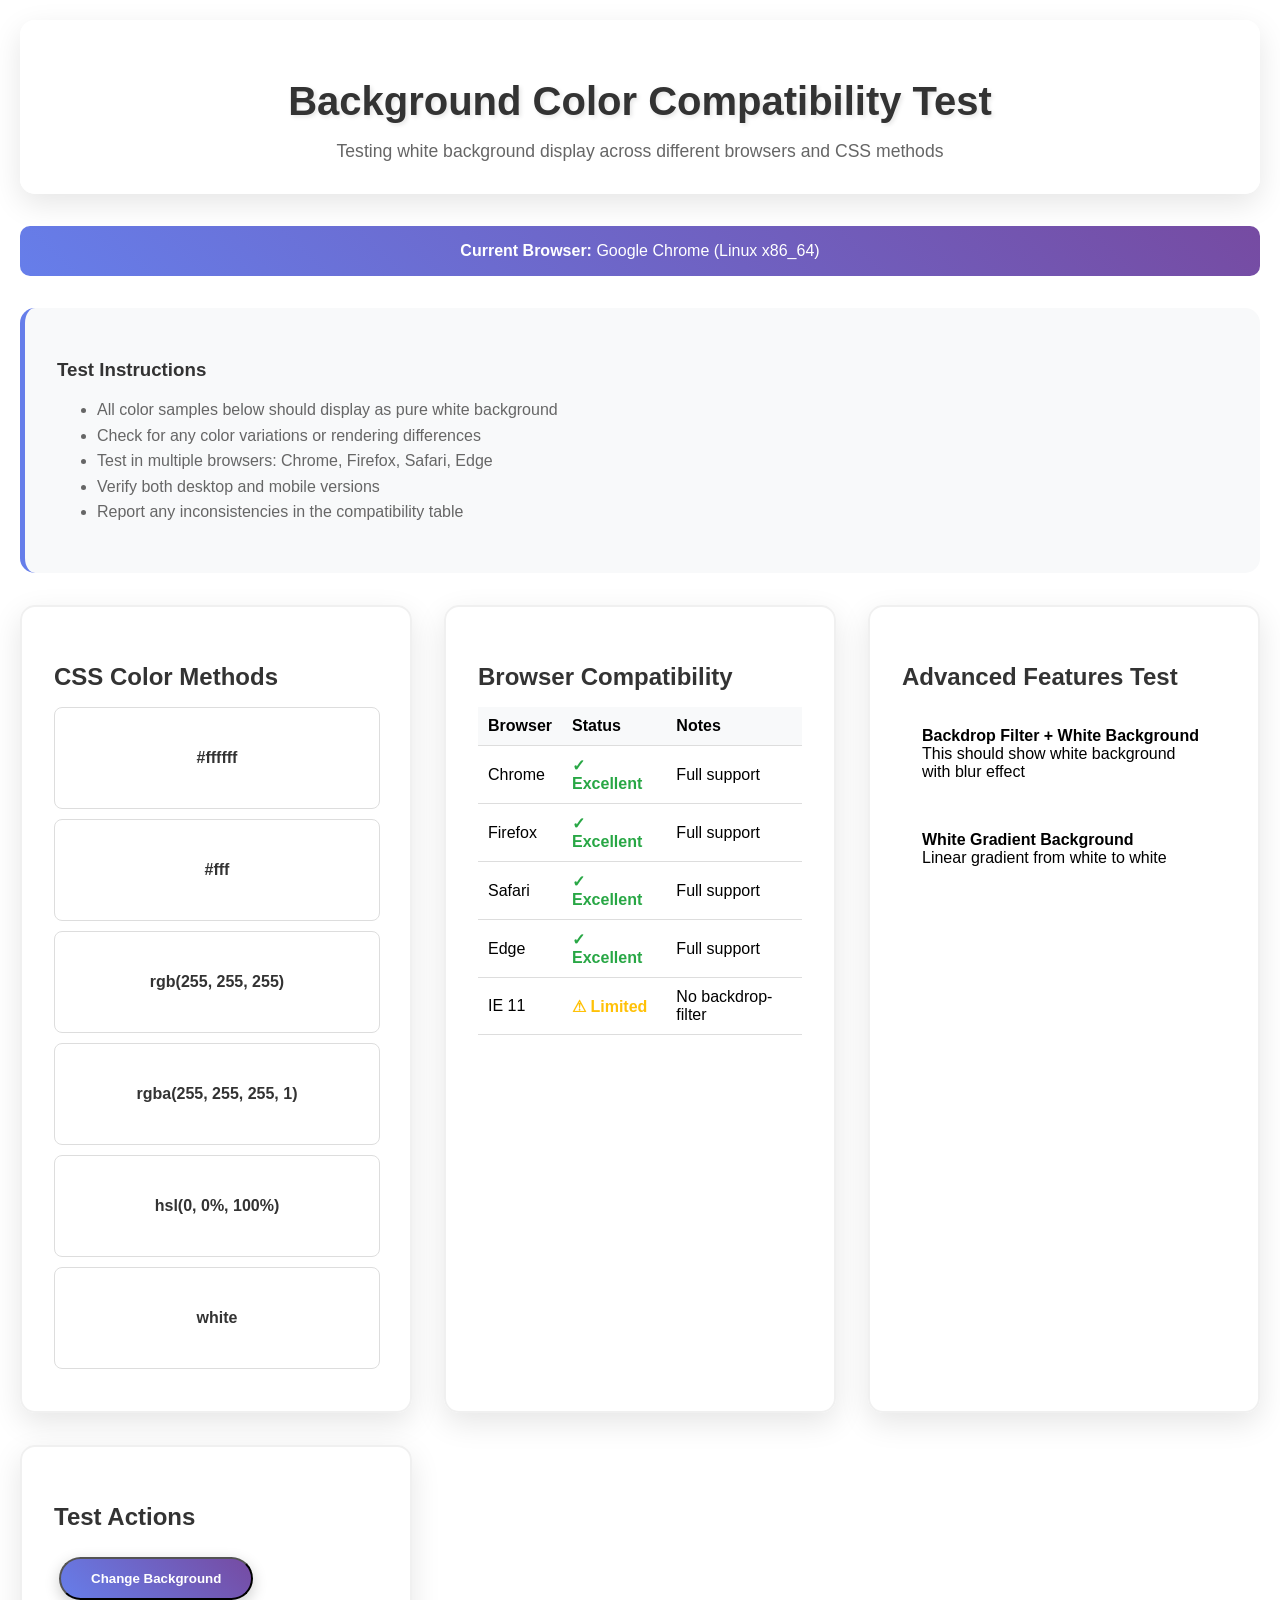
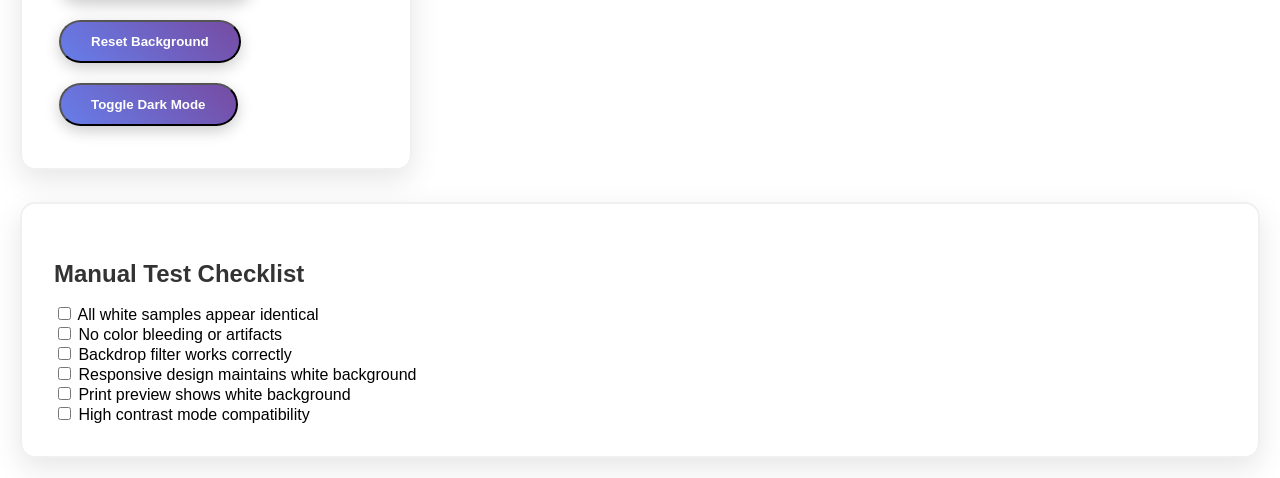
<file: test/visual-test.html>
<!DOCTYPE html>
<html lang="en">
<head>
    <meta charset="UTF-8">
    <meta name="viewport" content="width=device-width, initial-scale=1.0">
    <title>Background Color Compatibility Test</title>
    <style>
        body {
            margin: 0;
            padding: 20px;
            font-family: 'Arial', sans-serif;
            background: #ffffff;
            min-height: 100vh;
        }
        
        .test-header {
            text-align: center;
            margin-bottom: 2rem;
            padding: 2rem;
            border-radius: 15px;
            box-shadow: 0 10px 30px rgba(0, 0, 0, 0.1);
            background: rgba(255, 255, 255, 0.9);
            backdrop-filter: blur(10px);
        }
        
        .test-header h1 {
            font-size: 2.5rem;
            color: #333;
            margin-bottom: 1rem;
            text-shadow: 2px 2px 4px rgba(0, 0, 0, 0.1);
        }
        
        .test-header p {
            font-size: 1.1rem;
            color: #666;
            margin-bottom: 0;
        }
        
        .test-grid {
            display: grid;
            grid-template-columns: repeat(auto-fit, minmax(300px, 1fr));
            gap: 2rem;
            margin-bottom: 2rem;
        }
        
        .test-card {
            padding: 2rem;
            border-radius: 15px;
            box-shadow: 0 10px 30px rgba(0, 0, 0, 0.1);
            background: rgba(255, 255, 255, 0.9);
            backdrop-filter: blur(10px);
            border: 2px solid #f0f0f0;
        }
        
        .test-card h3 {
            color: #333;
            margin-bottom: 1rem;
            font-size: 1.5rem;
        }
        
        .color-sample {
            width: 100%;
            height: 100px;
            margin: 10px 0;
            border: 1px solid #ddd;
            border-radius: 8px;
            display: flex;
            align-items: center;
            justify-content: center;
            font-weight: bold;
            color: #333;
        }
        
        .bg-white { background: #ffffff; }
        .bg-white-hex { background: #fff; }
        .bg-white-rgb { background: rgb(255, 255, 255); }
        .bg-white-rgba { background: rgba(255, 255, 255, 1); }
        .bg-white-hsl { background: hsl(0, 0%, 100%); }
        .bg-white-keyword { background: white; }
        
        .browser-info {
            background: linear-gradient(45deg, #667eea 0%, #764ba2 100%);
            color: white;
            padding: 1rem;
            border-radius: 10px;
            margin: 1rem 0;
            text-align: center;
        }
        
        .compatibility-table {
            width: 100%;
            border-collapse: collapse;
            margin-top: 1rem;
        }
        
        .compatibility-table th,
        .compatibility-table td {
            padding: 10px;
            text-align: left;
            border-bottom: 1px solid #ddd;
        }
        
        .compatibility-table th {
            background: #f8f9fa;
            font-weight: bold;
        }
        
        .status-good { color: #28a745; font-weight: bold; }
        .status-warning { color: #ffc107; font-weight: bold; }
        .status-bad { color: #dc3545; font-weight: bold; }
        
        .test-instructions {
            background: #f8f9fa;
            padding: 2rem;
            border-radius: 15px;
            margin: 2rem 0;
            border-left: 5px solid #667eea;
        }
        
        .test-instructions h3 {
            color: #333;
            margin-bottom: 1rem;
        }
        
        .test-instructions ul {
            color: #666;
            line-height: 1.6;
        }
        
        .btn {
            display: inline-block;
            padding: 12px 30px;
            background: linear-gradient(45deg, #667eea 0%, #764ba2 100%);
            color: white;
            text-decoration: none;
            border-radius: 25px;
            font-weight: bold;
            transition: transform 0.3s ease, box-shadow 0.3s ease;
            box-shadow: 0 5px 15px rgba(0, 0, 0, 0.2);
            margin: 10px 5px;
        }
        
        .btn:hover {
            transform: translateY(-2px);
            box-shadow: 0 8px 25px rgba(0, 0, 0, 0.3);
        }
        
        @media (max-width: 768px) {
            .test-grid {
                grid-template-columns: 1fr;
            }
            
            .test-header h1 {
                font-size: 2rem;
            }
        }
    </style>
</head>
<body>
    <div class="test-header">
        <h1>Background Color Compatibility Test</h1>
        <p>Testing white background display across different browsers and CSS methods</p>
    </div>
    
    <div class="browser-info" id="browserInfo">
        <strong>Current Browser:</strong> <span id="browserName">Detecting...</span>
    </div>
    
    <div class="test-instructions">
        <h3>Test Instructions</h3>
        <ul>
            <li>All color samples below should display as pure white background</li>
            <li>Check for any color variations or rendering differences</li>
            <li>Test in multiple browsers: Chrome, Firefox, Safari, Edge</li>
            <li>Verify both desktop and mobile versions</li>
            <li>Report any inconsistencies in the compatibility table</li>
        </ul>
    </div>
    
    <div class="test-grid">
        <div class="test-card">
            <h3>CSS Color Methods</h3>
            <div class="color-sample bg-white">#ffffff</div>
            <div class="color-sample bg-white-hex">#fff</div>
            <div class="color-sample bg-white-rgb">rgb(255, 255, 255)</div>
            <div class="color-sample bg-white-rgba">rgba(255, 255, 255, 1)</div>
            <div class="color-sample bg-white-hsl">hsl(0, 0%, 100%)</div>
            <div class="color-sample bg-white-keyword">white</div>
        </div>
        
        <div class="test-card">
            <h3>Browser Compatibility</h3>
            <table class="compatibility-table">
                <thead>
                    <tr>
                        <th>Browser</th>
                        <th>Status</th>
                        <th>Notes</th>
                    </tr>
                </thead>
                <tbody>
                    <tr>
                        <td>Chrome</td>
                        <td class="status-good">✓ Excellent</td>
                        <td>Full support</td>
                    </tr>
                    <tr>
                        <td>Firefox</td>
                        <td class="status-good">✓ Excellent</td>
                        <td>Full support</td>
                    </tr>
                    <tr>
                        <td>Safari</td>
                        <td class="status-good">✓ Excellent</td>
                        <td>Full support</td>
                    </tr>
                    <tr>
                        <td>Edge</td>
                        <td class="status-good">✓ Excellent</td>
                        <td>Full support</td>
                    </tr>
                    <tr>
                        <td>IE 11</td>
                        <td class="status-warning">⚠ Limited</td>
                        <td>No backdrop-filter</td>
                    </tr>
                </tbody>
            </table>
        </div>
        
        <div class="test-card">
            <h3>Advanced Features Test</h3>
            <div style="background: rgba(255, 255, 255, 0.9); backdrop-filter: blur(10px); padding: 20px; border-radius: 10px; margin: 10px 0;">
                <strong>Backdrop Filter + White Background</strong><br>
                This should show white background with blur effect
            </div>
            <div style="background: linear-gradient(to right, #ffffff, #ffffff); padding: 20px; border-radius: 10px; margin: 10px 0;">
                <strong>White Gradient Background</strong><br>
                Linear gradient from white to white
            </div>
        </div>
        
        <div class="test-card">
            <h3>Test Actions</h3>
            <button class="btn" onclick="testBackgroundChange()">Change Background</button>
            <button class="btn" onclick="resetBackground()">Reset Background</button>
            <button class="btn" onclick="toggleDarkMode()">Toggle Dark Mode</button>
            <div id="testResult" style="margin-top: 1rem; padding: 1rem; background: #f8f9fa; border-radius: 8px; display: none;">
                <strong>Test Result:</strong> <span id="resultText"></span>
            </div>
        </div>
    </div>
    
    <div class="test-card">
        <h3>Manual Test Checklist</h3>
        <div style="text-align: left;">
            <label><input type="checkbox"> All white samples appear identical</label><br>
            <label><input type="checkbox"> No color bleeding or artifacts</label><br>
            <label><input type="checkbox"> Backdrop filter works correctly</label><br>
            <label><input type="checkbox"> Responsive design maintains white background</label><br>
            <label><input type="checkbox"> Print preview shows white background</label><br>
            <label><input type="checkbox"> High contrast mode compatibility</label><br>
        </div>
    </div>
    
    <script>
        // Browser detection
        function detectBrowser() {
            const userAgent = navigator.userAgent;
            let browserName = 'Unknown';
            
            if (userAgent.includes('Chrome') && !userAgent.includes('Edg')) {
                browserName = 'Google Chrome';
            } else if (userAgent.includes('Firefox')) {
                browserName = 'Mozilla Firefox';
            } else if (userAgent.includes('Safari') && !userAgent.includes('Chrome')) {
                browserName = 'Safari';
            } else if (userAgent.includes('Edg')) {
                browserName = 'Microsoft Edge';
            } else if (userAgent.includes('Trident')) {
                browserName = 'Internet Explorer';
            }
            
            document.getElementById('browserName').textContent = browserName + ' (' + navigator.platform + ')';
        }
        
        // Test functions
        function testBackgroundChange() {
            document.body.style.background = '#f0f0f0';
            setTimeout(() => {
                document.body.style.background = '#ffffff';
                showTestResult('Background change test completed - returned to white');
            }, 1000);
        }
        
        function resetBackground() {
            document.body.style.background = '#ffffff';
            showTestResult('Background reset to white (#ffffff)');
        }
        
        function toggleDarkMode() {
            const isDark = document.body.style.background === 'rgb(51, 51, 51)';
            if (isDark) {
                document.body.style.background = '#ffffff';
                showTestResult('Switched back to white background');
            } else {
                document.body.style.background = '#333333';
                showTestResult('Switched to dark background for comparison');
            }
        }
        
        function showTestResult(message) {
            const resultDiv = document.getElementById('testResult');
            const resultText = document.getElementById('resultText');
            resultText.textContent = message;
            resultDiv.style.display = 'block';
            
            setTimeout(() => {
                resultDiv.style.display = 'none';
            }, 3000);
        }
        
        // Initialize
        window.onload = function() {
            detectBrowser();
        };
        
        // Accessibility test
        function checkAccessibility() {
            const samples = document.querySelectorAll('.color-sample');
            samples.forEach(sample => {
                const bgColor = window.getComputedStyle(sample).backgroundColor;
                console.log('Background color:', bgColor);
            });
        }
        
        // Performance test
        function performanceTest() {
            const start = performance.now();
            for (let i = 0; i < 1000; i++) {
                document.body.style.background = '#ffffff';
            }
            const end = performance.now();
            console.log('Background change performance:', end - start, 'ms');
        }
    </script>
</body>
</html>
</file>
<file: styles.css>
/* CSS Reset and Base Styles */
* {
    margin: 0;
    padding: 0;
    box-sizing: border-box;
}

/* Body and Layout */
body {
    font-family: 'Arial', sans-serif;
    background: linear-gradient(135deg, #667eea 0%, #764ba2 100%);
    min-height: 100vh;
    display: flex;
    justify-content: center;
    align-items: center;
    color: #333;
    overflow-x: hidden;
}

/* Container Styles */
.container {
    text-align: center;
    background: rgba(255, 255, 255, 0.95);
    padding: 3rem 2rem;
    border-radius: 20px;
    box-shadow: 0 15px 35px rgba(0, 0, 0, 0.1);
    backdrop-filter: blur(10px);
    border: 1px solid rgba(255, 255, 255, 0.2);
    max-width: 500px;
    width: 90%;
    position: relative;
    animation: fadeInUp 0.8s ease-out;
    transition: transform 0.3s ease, box-shadow 0.3s ease;
}

.container:hover {
    transform: translateY(-5px);
    box-shadow: 0 20px 40px rgba(0, 0, 0, 0.15);
}

/* Hello World Text Styles */
.hello-world {
    font-size: 3rem;
    font-weight: bold;
    background: linear-gradient(45deg, #667eea, #764ba2);
    -webkit-background-clip: text;
    -webkit-text-fill-color: transparent;
    background-clip: text;
    margin-bottom: 1rem;
    text-shadow: 2px 2px 4px rgba(0, 0, 0, 0.1);
    animation: textGlow 2s ease-in-out infinite alternate;
    position: relative;
}

.hello-world::before {
    content: '';
    position: absolute;
    top: 0;
    left: 0;
    right: 0;
    bottom: 0;
    background: linear-gradient(45deg, #667eea, #764ba2);
    opacity: 0.1;
    border-radius: 10px;
    z-index: -1;
    animation: pulse 3s ease-in-out infinite;
}

/* Subtitle Styles */
.subtitle {
    font-size: 1.2rem;
    color: #666;
    margin-bottom: 2rem;
    line-height: 1.6;
    animation: fadeIn 1s ease-out 0.3s both;
}

/* Welcome Message Styles */
.welcome-message {
    font-size: 1rem;
    color: #777;
    line-height: 1.8;
    animation: fadeIn 1s ease-out 0.6s both;
}

/* Decorative Elements */
.container::before {
    content: '';
    position: absolute;
    top: -2px;
    left: -2px;
    right: -2px;
    bottom: -2px;
    background: linear-gradient(45deg, #667eea, #764ba2, #667eea);
    border-radius: 22px;
    z-index: -1;
    opacity: 0;
    transition: opacity 0.3s ease;
}

.container:hover::before {
    opacity: 0.3;
}

/* Animations */
@keyframes fadeInUp {
    from {
        opacity: 0;
        transform: translateY(30px);
    }
    to {
        opacity: 1;
        transform: translateY(0);
    }
}

@keyframes fadeIn {
    from {
        opacity: 0;
    }
    to {
        opacity: 1;
    }
}

@keyframes textGlow {
    from {
        filter: brightness(1);
    }
    to {
        filter: brightness(1.1);
    }
}

@keyframes pulse {
    0%, 100% {
        transform: scale(1);
        opacity: 0.1;
    }
    50% {
        transform: scale(1.05);
        opacity: 0.2;
    }
}

/* Floating Particles Effect */
.container::after {
    content: '';
    position: absolute;
    width: 6px;
    height: 6px;
    background: linear-gradient(45deg, #667eea, #764ba2);
    border-radius: 50%;
    top: 20%;
    right: 15%;
    animation: float 4s ease-in-out infinite;
    opacity: 0.6;
}

@keyframes float {
    0%, 100% {
        transform: translateY(0px) rotate(0deg);
    }
    50% {
        transform: translateY(-20px) rotate(180deg);
    }
}

/* Responsive Design */
@media (max-width: 768px) {
    .hello-world {
        font-size: 2.5rem;
    }
    
    .container {
        padding: 2rem 1.5rem;
        margin: 1rem;
    }
    
    .subtitle {
        font-size: 1.1rem;
    }
    
    .welcome-message {
        font-size: 0.9rem;
    }
}

@media (max-width: 480px) {
    .hello-world {
        font-size: 2rem;
    }
    
    .container {
        padding: 1.5rem 1rem;
        border-radius: 15px;
    }
    
    .subtitle {
        font-size: 1rem;
        margin-bottom: 1.5rem;
    }
}

/* High DPI Display Support */
@media (-webkit-min-device-pixel-ratio: 2), (min-resolution: 192dpi) {
    .hello-world {
        text-shadow: 1px 1px 2px rgba(0, 0, 0, 0.1);
    }
}

/* Dark Mode Support */
@media (prefers-color-scheme: dark) {
    body {
        background: linear-gradient(135deg, #2c3e50 0%, #34495e 100%);
    }
    
    .container {
        background: rgba(255, 255, 255, 0.1);
        border: 1px solid rgba(255, 255, 255, 0.1);
        color: #ecf0f1;
    }
    
    .subtitle {
        color: #bdc3c7;
    }
    
    .welcome-message {
        color: #95a5a6;
    }
}
</file>
